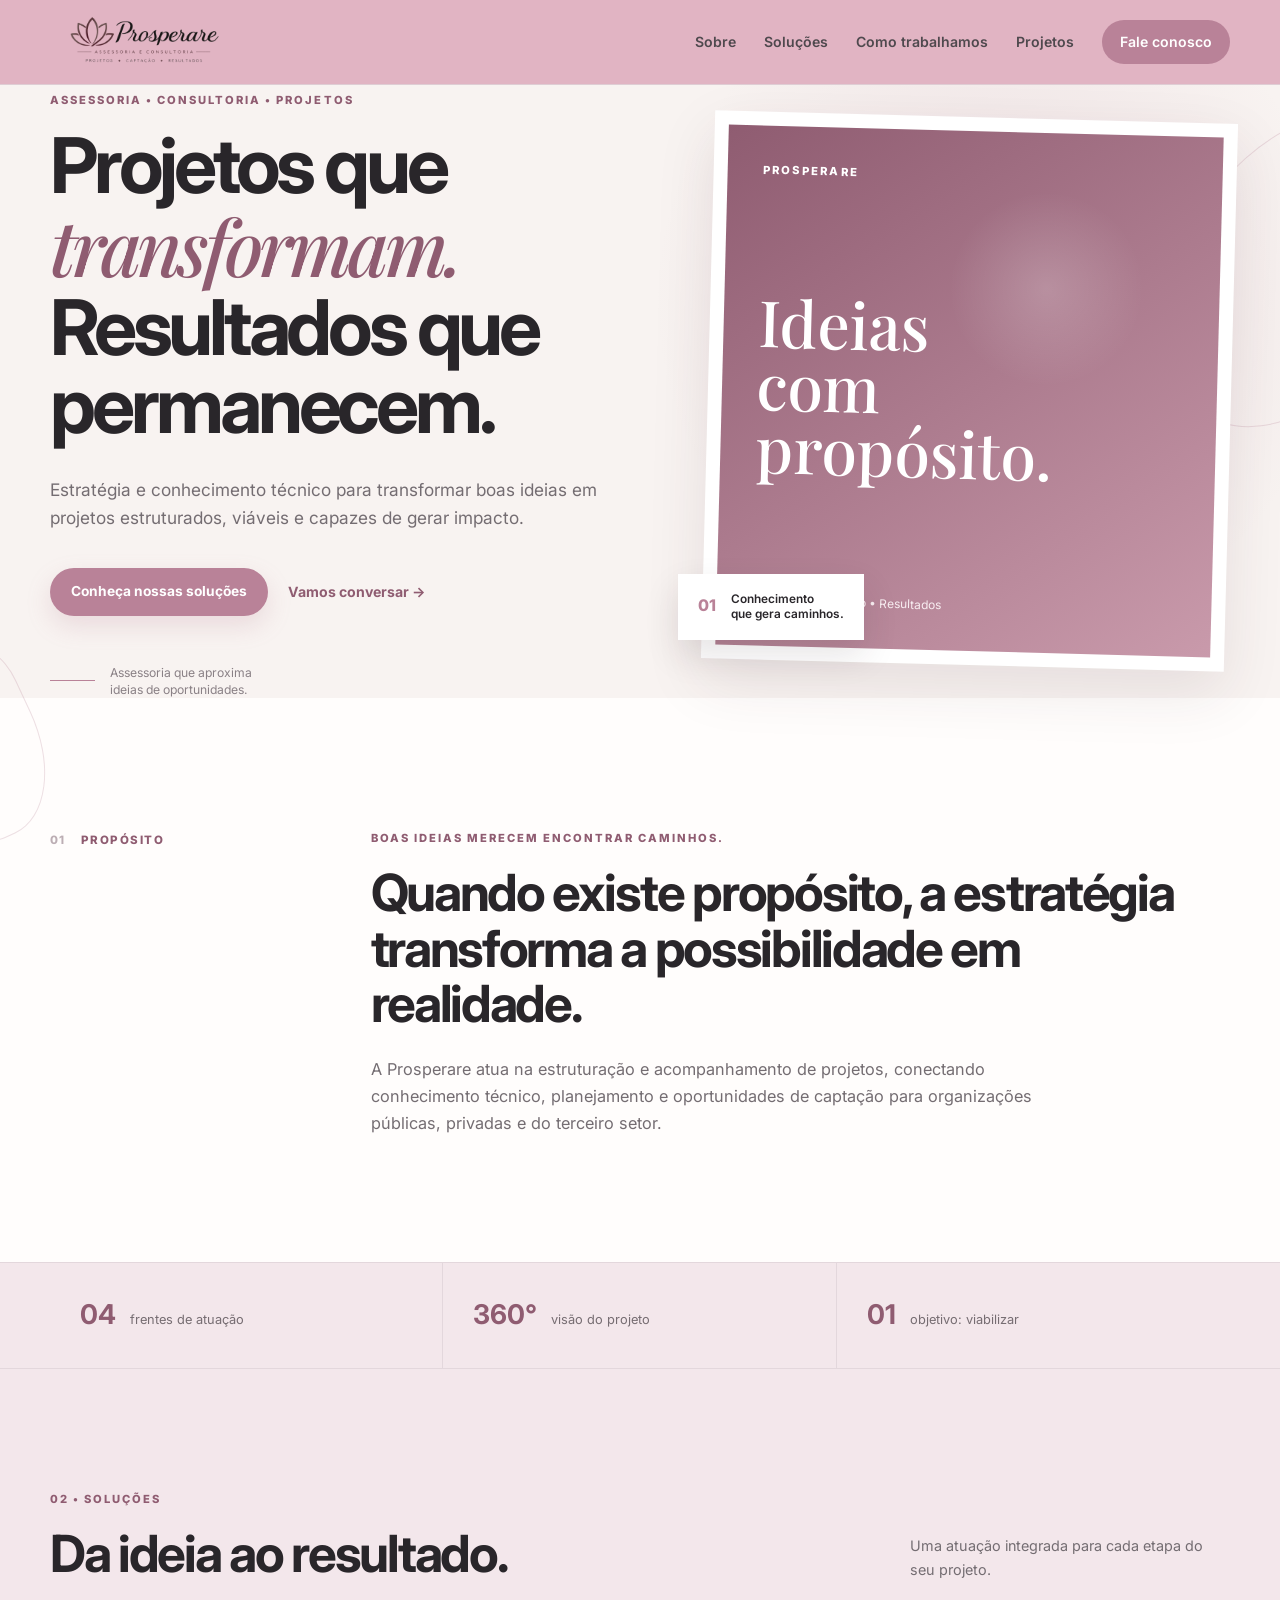
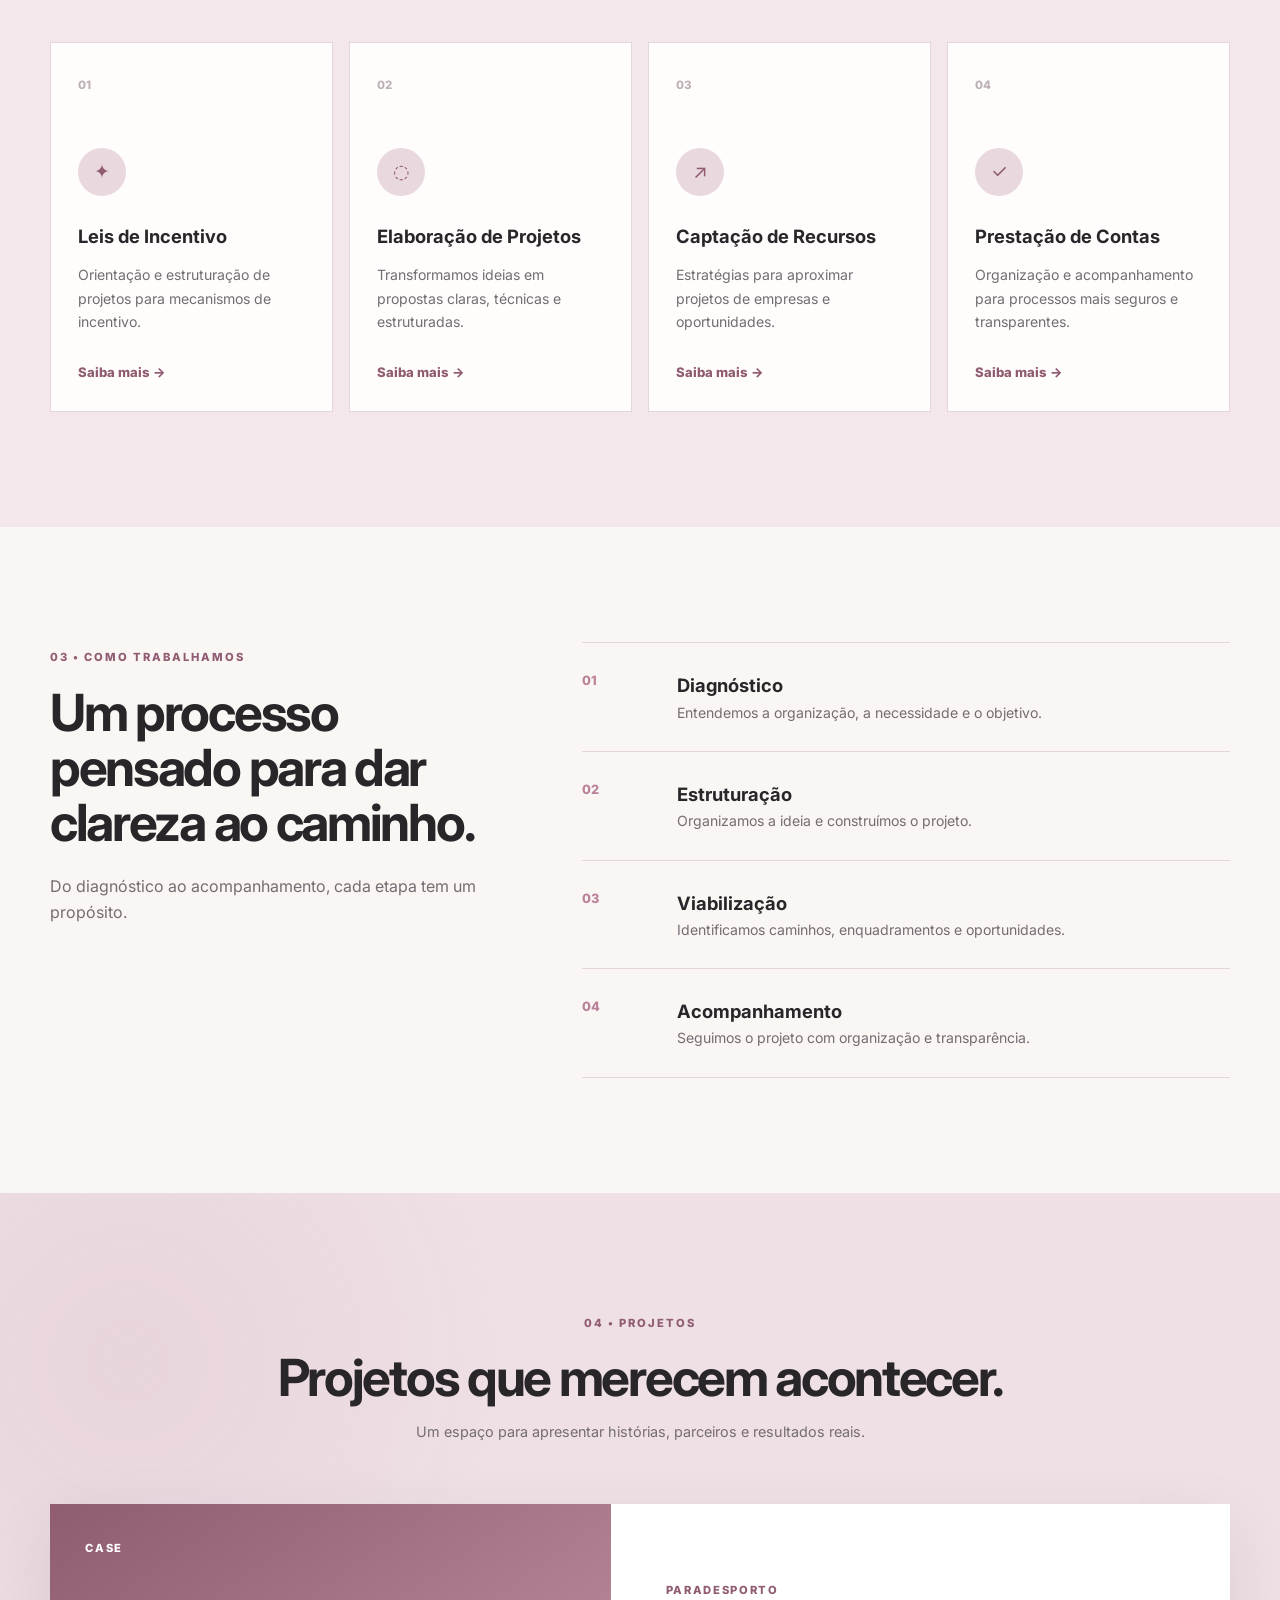
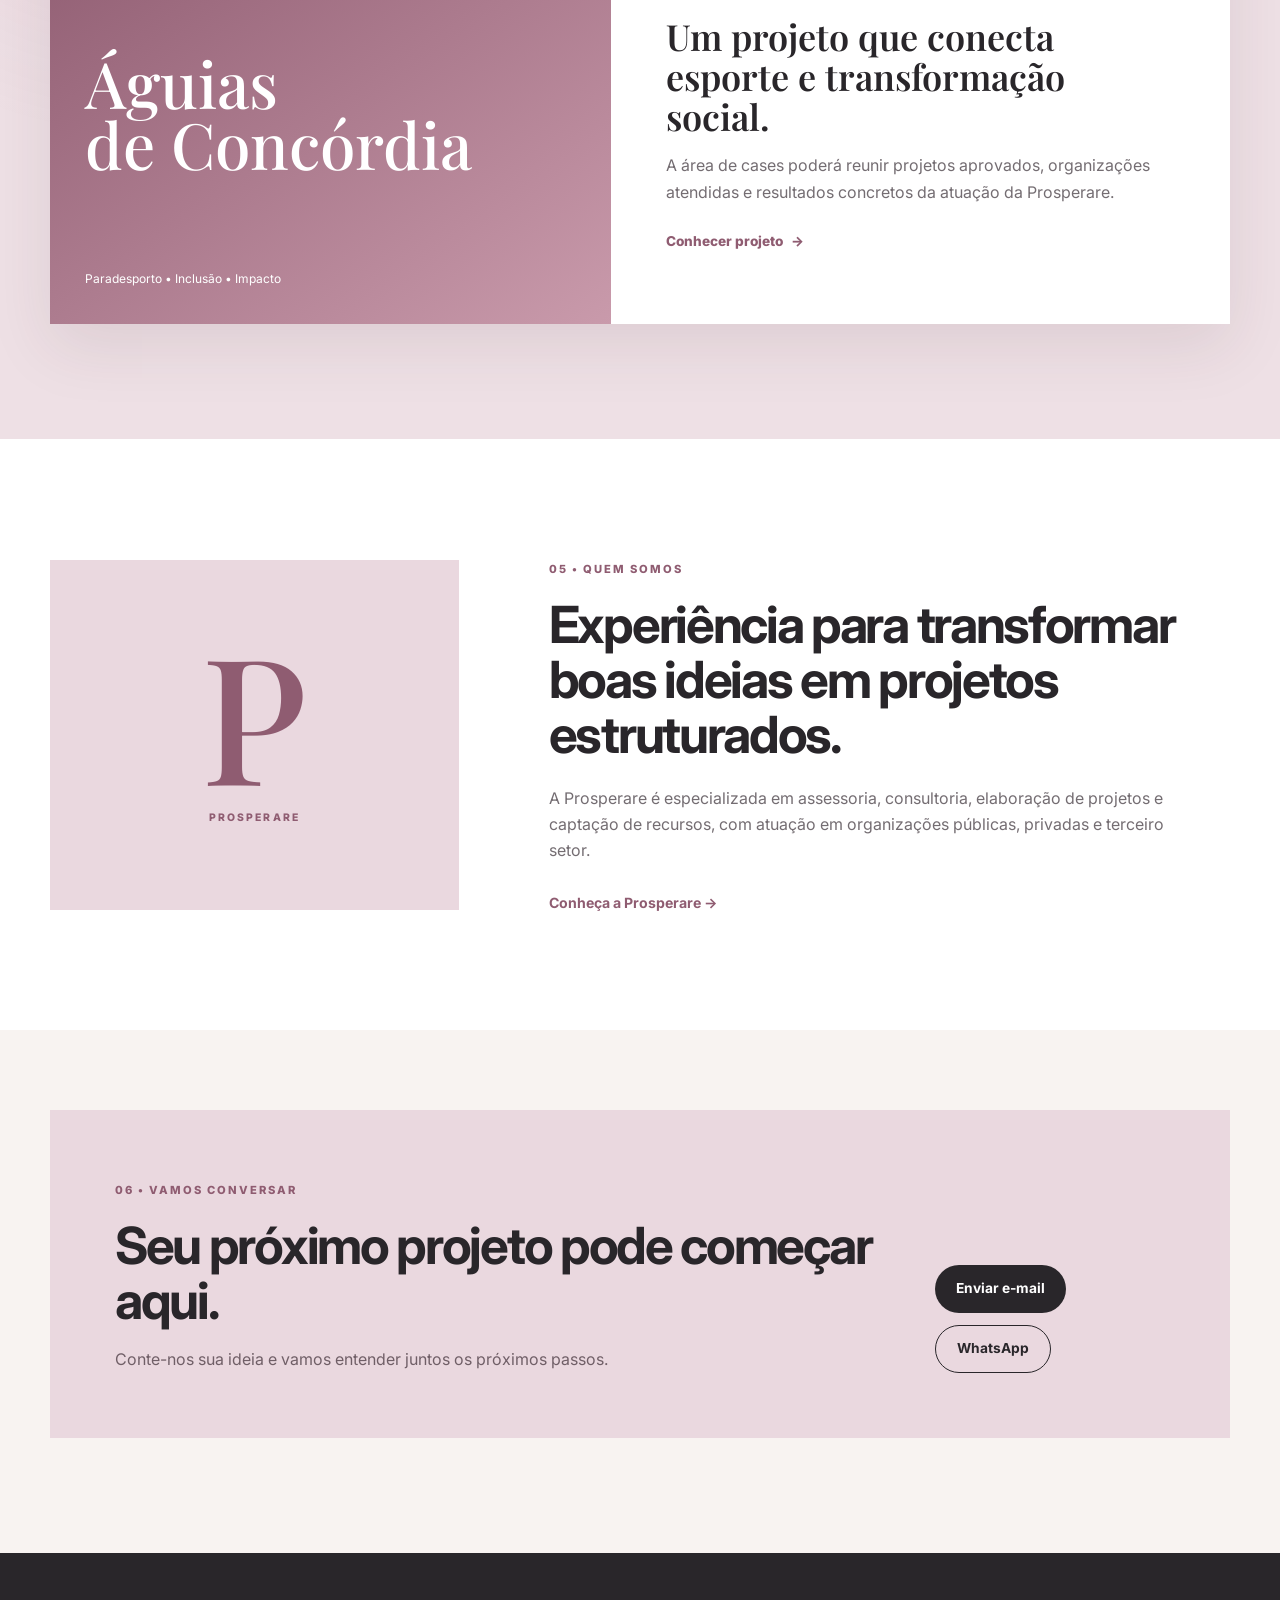
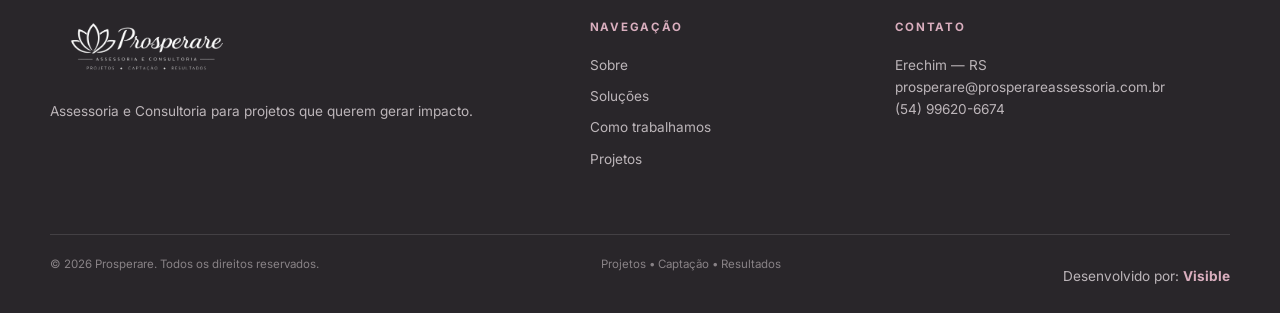
<file: index.html>
<!DOCTYPE html>
<html lang="pt-BR">

<head>
  <meta charset="UTF-8">
  <meta name="viewport" content="width=device-width, initial-scale=1.0">

  <meta name="description" content="Prosperare Assessoria e Consultoria — projetos, leis de incentivo, captação de recursos e prestação de contas.">
  <title>Prosperare | Assessoria e Consultoria</title>

  <link rel="icon" href="assets/2026_imgs/logo_prosperare_2026.png" type="image/png">

  <link rel="preconnect" href="https://fonts.googleapis.com">
  <link rel="preconnect" href="https://fonts.gstatic.com" crossorigin>
  <link href="https://fonts.googleapis.com/css2?family=Inter:wght@400;500;600;700&family=Playfair+Display:wght@500;600;700&display=swap" rel="stylesheet">

  <link rel="stylesheet" href="style.css">
</head>

<body>
  <header class="header">
    <div class="container header-inner">
      <a class="brand" href="#inicio" aria-label="Prosperare">
        <img src="assets/2026_imgs/logo_prosperare_web_legivel.png" alt="Prosperare Assessoria e Consultoria">
      </a>

      <button class="menu-toggle" type="button" aria-expanded="false" aria-controls="main-nav" aria-label="Abrir menu">
        <span></span><span></span><span></span>
      </button>

      <nav class="nav" id="main-nav" aria-label="Navegação principal">
        <a href="#sobre">Sobre</a>
        <a href="#solucoes">Soluções</a>
        <a href="#processo">Como trabalhamos</a>
        <a href="#projetos">Projetos</a>
        <a href="#contato" class="nav-button">Fale conosco</a>
      </nav>
    </div>
  </header>

  <main>
    <section class="hero" id="inicio">
      <div class="hero-petal petal-a" aria-hidden="true"></div>
      <div class="hero-petal petal-b" aria-hidden="true"></div>

      <div class="container hero-grid">
        <div class="hero-content reveal">
          <span class="eyebrow">ASSESSORIA • CONSULTORIA • PROJETOS</span>

          <h1>
            Projetos que <em>transformam.</em><br>
            Resultados que permanecem.
          </h1>

          <p class="hero-text">
            Estratégia e conhecimento técnico para transformar boas ideias
            em projetos estruturados, viáveis e capazes de gerar impacto.
          </p>

          <div class="hero-actions">
            <a href="#solucoes" class="btn btn-primary">Conheça nossas soluções</a>
            <a href="#contato" class="text-link">Vamos conversar <span>→</span></a>
          </div>

          <div class="hero-signature">
            <span></span>
            <p>Assessoria que aproxima<br>ideias de oportunidades.</p>
          </div>
        </div>

        <div class="hero-visual reveal">
          <div class="image-frame">
            <div class="image-placeholder">
              <span>PROSPERARE</span>
              <strong>Ideias<br>com propósito.</strong>
              <small>Projetos • Captação • Resultados</small>
            </div>
          </div>
          <div class="hero-caption">
            <span>01</span>
            <p>Conhecimento<br>que gera caminhos.</p>
          </div>
        </div>
      </div>
    </section>

    <section class="intro-section" id="sobre">
      <div class="container intro-grid">
        <div class="section-label reveal">
          <span>01</span>
          <p>PROPÓSITO</p>
        </div>

        <div class="intro-copy reveal">
          <span class="eyebrow">BOAS IDEIAS MERECEM ENCONTRAR CAMINHOS.</span>
          <h2>Quando existe propósito, a estratégia transforma a possibilidade em realidade.</h2>
          <p>
            A Prosperare atua na estruturação e acompanhamento de projetos,
            conectando conhecimento técnico, planejamento e oportunidades de
            captação para organizações públicas, privadas e do terceiro setor.
          </p>
        </div>
      </div>
    </section>

    <section class="numbers-section">
      <div class="container numbers">
        <div class="number-item">
          <strong>04</strong>
          <span>frentes de atuação</span>
        </div>
        <div class="number-item">
          <strong>360°</strong>
          <span>visão do projeto</span>
        </div>
        <div class="number-item">
          <strong>01</strong>
          <span>objetivo: viabilizar</span>
        </div>
      </div>
    </section>

    <section class="solutions-section section" id="solucoes">
      <div class="container">
        <div class="section-heading reveal">
          <div>
            <span class="eyebrow">02 • SOLUÇÕES</span>
            <h2>Da ideia ao resultado.</h2>
          </div>
          <p>Uma atuação integrada para cada etapa do seu projeto.</p>
        </div>

        <div class="solutions-grid">
          <article class="solution reveal">
            <span class="solution-number">01</span>
            <div class="solution-symbol">✦</div>
            <h3>Leis de Incentivo</h3>
            <p>Orientação e estruturação de projetos para mecanismos de incentivo.</p>
            <a href="#contato">Saiba mais <span>→</span></a>
          </article>

          <article class="solution reveal">
            <span class="solution-number">02</span>
            <div class="solution-symbol">◌</div>
            <h3>Elaboração de Projetos</h3>
            <p>Transformamos ideias em propostas claras, técnicas e estruturadas.</p>
            <a href="#contato">Saiba mais <span>→</span></a>
          </article>

          <article class="solution reveal">
            <span class="solution-number">03</span>
            <div class="solution-symbol">↗</div>
            <h3>Captação de Recursos</h3>
            <p>Estratégias para aproximar projetos de empresas e oportunidades.</p>
            <a href="#contato">Saiba mais <span>→</span></a>
          </article>

          <article class="solution reveal">
            <span class="solution-number">04</span>
            <div class="solution-symbol">✓</div>
            <h3>Prestação de Contas</h3>
            <p>Organização e acompanhamento para processos mais seguros e transparentes.</p>
            <a href="#contato">Saiba mais <span>→</span></a>
          </article>
        </div>
      </div>
    </section>

    <section class="process-section section" id="processo">
      <div class="container process-grid">
        <div class="process-title reveal">
          <span class="eyebrow">03 • COMO TRABALHAMOS</span>
          <h2>Um processo pensado para dar clareza ao caminho.</h2>
          <p>Do diagnóstico ao acompanhamento, cada etapa tem um propósito.</p>
        </div>

        <div class="process-list">
          <div class="process-step reveal">
            <span>01</span>
            <div>
              <h3>Diagnóstico</h3>
              <p>Entendemos a organização, a necessidade e o objetivo.</p>
            </div>
          </div>
          <div class="process-step reveal">
            <span>02</span>
            <div>
              <h3>Estruturação</h3>
              <p>Organizamos a ideia e construímos o projeto.</p>
            </div>
          </div>
          <div class="process-step reveal">
            <span>03</span>
            <div>
              <h3>Viabilização</h3>
              <p>Identificamos caminhos, enquadramentos e oportunidades.</p>
            </div>
          </div>
          <div class="process-step reveal">
            <span>04</span>
            <div>
              <h3>Acompanhamento</h3>
              <p>Seguimos o projeto com organização e transparência.</p>
            </div>
          </div>
        </div>
      </div>
    </section>

    <section class="projects-section section" id="projetos">
      <div class="container">
        <div class="section-heading centered reveal">
          <span class="eyebrow">04 • PROJETOS</span>
          <h2>Projetos que merecem acontecer.</h2>
          <p>Um espaço para apresentar histórias, parceiros e resultados reais.</p>
        </div>

        <article class="case reveal">
          <div class="case-image">
            <span>CASE</span>
            <strong>Águias<br>de Concórdia</strong>
            <small>Paradesporto • Inclusão • Impacto</small>
          </div>
          <div class="case-copy">
            <span class="case-tag">PARADESPORTO</span>
            <h3>Um projeto que conecta esporte e transformação social.</h3>
            <p>
              A área de cases poderá reunir projetos aprovados, organizações
              atendidas e resultados concretos da atuação da Prosperare.
            </p>
            <a class="case-link" href="https://rafaeldataanalytics.github.io/aguias-concordia/" target="_blank" rel="noopener noreferrer">
              Conhecer projeto <span>→</span>
            </a>
          </div>
        </article>
      </div>
    </section>

    <section class="about-section section">
      <div class="container about-grid">
        <div class="about-mark reveal">
          <span>P</span>
          <p>PROSPERARE</p>
        </div>
        <div class="about-copy reveal">
          <span class="eyebrow">05 • QUEM SOMOS</span>
          <h2>Experiência para transformar boas ideias em projetos estruturados.</h2>
          <p>
            A Prosperare é especializada em assessoria, consultoria,
            elaboração de projetos e captação de recursos, com atuação em
            organizações públicas, privadas e terceiro setor.
          </p>
          <a class="text-link" href="#contato">Conheça a Prosperare <span>→</span></a>
        </div>
      </div>
    </section>

    <section class="contact-section" id="contato">
      <div class="container contact-box reveal">
        <div>
          <span class="eyebrow">06 • VAMOS CONVERSAR</span>
          <h2>Seu próximo projeto pode começar aqui.</h2>
          <p>Conte-nos sua ideia e vamos entender juntos os próximos passos.</p>
        </div>
        <div class="contact-actions">
          <a class="btn btn-dark" href="mailto:prosperare@prosperareassessoria.com.br">Enviar e-mail</a>
          <a class="btn btn-outline" href="https://wa.me/5554996206674" target="_blank" rel="noopener noreferrer">WhatsApp</a>
        </div>
      </div>
    </section>
  </main>

  <footer class="footer">
    <div class="container footer-grid">
      <div>
        <img src="assets/2026_imgs/logo_prosperare_footer_legivel.png" class="footer-logo" alt="Prosperare">
        <p>Assessoria e Consultoria para projetos que querem gerar impacto.</p>
      </div>
      <div>
        <h3>Navegação</h3>
        <a href="#sobre">Sobre</a>
        <a href="#solucoes">Soluções</a>
        <a href="#processo">Como trabalhamos</a>
        <a href="#projetos">Projetos</a>
      </div>
      <div>
        <h3>Contato</h3>
        <p>Erechim — RS</p>
        <p>prosperare@prosperareassessoria.com.br</p>
        <p>(54) 99620-6674</p>
      </div>
    </div>
    <div class="container footer-bottom">
      <span>© 2026 Prosperare. Todos os direitos reservados.</span>
      <span>Projetos • Captação • Resultados</span>

      <p class="desenvolvido-por">
        Desenvolvido por:
        <a href="https://rafaeldataanalytics.github.io/visible-site/" target="_blank" rel="noopener noreferrer">
          Visible
        </a>
      </p>

    </div>
  </footer>

  <script src="script.js"></script>
</body>

</html>
</file>
<file: style.css>
/* =========================================================
   PROSPERARE 2.0 — FEMININA / EDITORIAL / SOFISTICADA
   ========================================================= */

:root {
  --rose: #b98298;
  --rose-dark: #8f5c71;
  --rose-soft: #ead8df;
  --rose-pale: #f3e7eb;

  --cream: #f8f3f1;
  --paper: #fffdfc;

  --ink: #29262a;
  --muted: #746d72;
  --line: #e3d7dc;

  --shadow: 0 22px 60px rgba(70, 40, 51, 0.1);
}

* {
  margin: 0;
  padding: 0;
  box-sizing: border-box;
}

html {
  scroll-behavior: smooth;
  scroll-padding-top: 85px;
}

body {
  font-family: "Inter", sans-serif;
  background: var(--cream);
  color: var(--ink);
  line-height: 1.65;
}

main {
  background: var(--line);
}

a {
  color: inherit;
  text-decoration: none;
}
img {
  display: block;
  max-width: 100%;
}

.container {
  width: min(1180px, calc(100% - 40px));
  margin-inline: auto;
}

.eyebrow {
  display: inline-block;
  color: var(--rose-dark);
  font-size: 0.7rem;
  font-weight: 800;
  letter-spacing: 0.18em;
  text-transform: uppercase;
  margin-bottom: 18px;
}

/* HEADER */
.header {
  position: sticky;
  top: 0;
  z-index: 1000;

  background: rgba(224, 176, 192, 0.94);
  backdrop-filter: blur(15px);

  border-bottom: 1px solid #dfcdd4;
}

.header-inner {
  min-height: 84px;
  display: flex;
  align-items: center;
  justify-content: space-between;
}

.brand img {
  width: 190px;
  filter: brightness(0.45) saturate(1.15);
}

.nav {
  display: flex;
  align-items: center;
  gap: 28px;
  font-size: 0.88rem;
  font-weight: 600;
}

.nav a:not(.nav-button) {
  position: relative;
  color: #4f494e;
}

.nav a:not(.nav-button)::after {
  content: "";
  position: absolute;
  left: 0;
  bottom: -7px;
  width: 0;
  height: 1px;
  background: var(--rose);
  transition: width 0.25s ease;
}

.nav a:hover {
  color: var(--rose-dark);
}
.nav a:hover::after {
  width: 100%;
}

.nav-button {
  padding: 10px 18px;
  background: var(--rose);
  color: white;
  border-radius: 999px;
  transition:
    transform 0.25s ease,
    background 0.25s ease;
}

.nav-button:hover {
  background: var(--rose-dark);
  transform: translateY(-2px);
}

.menu-toggle {
  display: none;
  border: 0;
  background: transparent;
  cursor: pointer;
}

.menu-toggle span {
  display: block;
  width: 26px;
  height: 2px;
  background: var(--ink);
  margin: 5px 0;
}

/* HERO */
.hero {
  background:
    radial-gradient(
      circle at 78% 35%,
      rgba(185, 130, 152, 0.18),
      transparent 32%
    ),
    #f8f3f1;
}

.hero-grid {
  display: grid;
  grid-template-columns: 1.05fr 0.95fr;
  gap: 80px;
  align-items: center;
}

.hero h1 {
  max-width: 750px;
  font-size: clamp(3rem, 6vw, 5.4rem);
  line-height: 1.02;
  letter-spacing: -0.055em;
  font-weight: 700;
}

.hero h1 em {
  color: var(--rose-dark);
  font-family: "Playfair Display", serif;
  font-weight: 500;
}

.hero-text {
  max-width: 610px;
  margin: 30px 0 35px;
  color: var(--muted);
  font-size: 1.08rem;
}

.hero-actions {
  display: flex;
  align-items: center;
  flex-wrap: wrap;
  gap: 20px;
}

.btn {
  display: inline-flex;
  align-items: center;
  justify-content: center;
  min-height: 48px;
  padding: 0 21px;
  border-radius: 999px;
  font-size: 0.86rem;
  font-weight: 700;
  transition:
    transform 0.25s ease,
    box-shadow 0.25s ease,
    background 0.25s ease;
}

.btn:hover {
  transform: translateY(-3px);
}

.btn-primary {
  background: var(--rose);
  color: white;
  box-shadow: 0 10px 25px rgba(185, 130, 152, 0.22);
}

.btn-primary:hover {
  background: var(--rose-dark);
  box-shadow: 0 15px 30px rgba(143, 92, 113, 0.22);
}

.btn-dark {
  background: var(--ink);
  color: white;
}
.btn-dark:hover {
  background: var(--rose-dark);
}

.btn-outline {
  border: 1px solid var(--ink);
  color: var(--ink);
}

.btn-outline:hover {
  background: var(--ink);
  color: white;
}

.text-link {
  color: var(--rose-dark);
  font-weight: 700;
  font-size: 0.88rem;
}

.text-link span,
.solution a span,
.case-link span {
  display: inline-block;
  transition: transform 0.25s ease;
}

.text-link:hover span,
.solution a:hover span,
.case-link:hover span {
  transform: translateX(5px);
}

.hero-signature {
  display: flex;
  align-items: center;
  gap: 15px;
  margin-top: 48px;
}

.hero-signature > span {
  width: 45px;
  height: 1px;
  background: var(--rose);
}

.hero-signature p {
  color: #8a8186;
  font-size: 0.76rem;
  line-height: 1.4;
}

/* HERO VISUAL */
.hero-visual {
  position: relative;
}

.image-frame {
  padding: 14px;
  background: white;
  box-shadow: var(--shadow);
  transform: rotate(1.5deg);
}

.image-placeholder {
  min-height: 520px;
  padding: 35px;
  display: flex;
  flex-direction: column;
  justify-content: space-between;
  color: white;
  background:
    radial-gradient(
      circle at 65% 30%,
      rgba(255, 255, 255, 0.18),
      transparent 20%
    ),
    linear-gradient(145deg, #8f5c71, #c99aab);
}

.image-placeholder span {
  font-size: 0.7rem;
  letter-spacing: 0.2em;
  font-weight: 800;
}

.image-placeholder strong {
  font:
    500 clamp(3rem, 5vw, 4.8rem)/0.98 "Playfair Display",
    serif;
}

.image-placeholder small {
  font-size: 0.75rem;
  color: #f8edf1;
}

.hero-caption {
  position: absolute;
  left: -30px;
  bottom: 25px;
  padding: 18px 20px;
  display: flex;
  gap: 15px;
  background: white;
  box-shadow: 0 15px 35px rgba(50, 30, 38, 0.12);
}

.hero-caption span {
  color: var(--rose);
  font-weight: 800;
}

.hero-caption p {
  font-size: 0.74rem;
  line-height: 1.3;
  font-weight: 600;
}

/* DECOR */
.hero-petal {
  position: absolute;
  border: 1px solid rgba(185, 130, 152, 0.25);
  border-radius: 70% 30% 60% 40%;
  transform: rotate(25deg);
}

.petal-a {
  width: 230px;
  height: 350px;
  right: -130px;
  top: 90px;
}

.petal-b {
  width: 120px;
  height: 190px;
  left: -80px;
  bottom: 60px;
  transform: rotate(-25deg);
}

/* INTRO */
.intro-section {
  padding: 125px 0;
  background: var(--paper);
}

.intro-grid {
  display: grid;
  grid-template-columns: 0.28fr 1fr;
  gap: 80px;
}

.section-label {
  padding-top: 8px;
  display: flex;
  gap: 15px;
  color: var(--rose-dark);
  font-size: 0.72rem;
  font-weight: 800;
  letter-spacing: 0.13em;
}

.section-label span {
  color: #bcaeb4;
}

.intro-copy {
  max-width: 850px;
}

.intro-copy h2,
.section-heading h2,
.process-title h2,
.about-copy h2,
.contact-box h2 {
  font-size: clamp(2.3rem, 4vw, 4rem);
  line-height: 1.08;
  letter-spacing: -0.045em;
}

.intro-copy p {
  max-width: 700px;
  margin-top: 25px;
  color: var(--muted);
  font-size: 1.02rem;
}

/* NUMBERS */
.numbers-section {
  background: var(--rose-pale);
  border-block: 1px solid var(--line);
}

.numbers {
  display: grid;
  grid-template-columns: repeat(3, 1fr);
}

.number-item {
  padding: 30px;
  display: flex;
  align-items: baseline;
  gap: 14px;
  border-right: 1px solid var(--line);
}

.number-item:last-child {
  border-right: 0;
}

.number-item strong {
  color: var(--rose-dark);
  font-size: 1.7rem;
}

.number-item span {
  color: #766d72;
  font-size: 0.8rem;
}

/* SOLUTIONS */
.section {
  padding: 115px 0;
}

.solutions-section {
  position: relative;
  background: #f3e7eb;
}

.section-heading {
  display: flex;
  justify-content: space-between;
  align-items: end;
  gap: 50px;
}

.section-heading > p {
  max-width: 320px;
  color: var(--muted);
  font-size: 0.9rem;
}

.solutions-grid {
  margin-top: 60px;
  display: grid;
  grid-template-columns: repeat(4, 1fr);
  gap: 16px;
}

.solution {
  min-height: 365px;
  padding: 27px;
  background: var(--paper);
  border: 1px solid var(--line);

  transition:
    transform 0.3s ease,
    box-shadow 0.3s ease,
    border-color 0.3s ease;
}

.solution:hover {
  transform: translateY(-8px);
  border-color: #cfacba;
  box-shadow: var(--shadow);
}

.solution-number {
  color: #bdb1b6;
  font-size: 0.72rem;
  font-weight: 800;
}

.solution-symbol {
  width: 48px;
  height: 48px;
  margin: 52px 0 25px;
  display: grid;
  place-items: center;
  border-radius: 50%;
  background: var(--rose-soft);
  color: var(--rose-dark);
  font-size: 1.2rem;
}

.solution h3 {
  font-size: 1.15rem;
}
.solution p {
  margin: 12px 0 25px;
  color: var(--muted);
  font-size: 0.88rem;
}
.solution a {
  color: var(--rose-dark);
  font-size: 0.82rem;
  font-weight: 800;
}

/* PROCESS */
.process-section {
  background: #faf6f4;
}

.process-grid {
  display: grid;
  grid-template-columns: 0.8fr 1.2fr;
  gap: 100px;
}

.process-title p {
  margin-top: 22px;
  max-width: 450px;
  color: var(--muted);
}

.process-list {
  border-top: 1px solid var(--line);
}

.process-step {
  display: grid;
  grid-template-columns: 75px 1fr;
  gap: 20px;
  padding: 27px 0;
  border-bottom: 1px solid var(--line);
  transition: padding-left 0.25s ease;
}

.process-step:hover {
  padding-left: 10px;
}
.process-step > span {
  color: var(--rose);
  font-weight: 800;
  font-size: 0.8rem;
}
.process-step h3 {
  font-size: 1.15rem;
}
.process-step p {
  color: var(--muted);
  font-size: 0.88rem;
}

/* PROJECT */
.projects-section {
  position: relative;
  background:
    radial-gradient(
      circle at 10% 20%,
      rgba(185, 130, 152, 0.12),
      transparent 28%
    ),
    #eee0e5;
}

.centered {
  text-align: center;
  display: block;
}
.centered p {
  max-width: 560px;
  margin: 15px auto 0;
}

.case {
  margin-top: 60px;
  display: grid;
  grid-template-columns: 0.95fr 1.05fr;
  background: white;
  box-shadow: var(--shadow);
}

.case-image {
  min-height: 420px;
  padding: 35px;
  display: flex;
  flex-direction: column;
  justify-content: space-between;
  color: white;
  background: linear-gradient(145deg, #8f5c71, #c99aab);
}

.case-image span {
  font-size: 0.7rem;
  letter-spacing: 0.16em;
  font-weight: 800;
}

.case-image strong {
  font:
    500 clamp(2.8rem, 5vw, 4.5rem)/0.95 "Playfair Display",
    serif;
}

.case-image small {
  font-size: 0.75rem;
}

.case-copy {
  padding: 55px;
  align-self: center;
}

.case-tag {
  color: var(--rose-dark);
  font-size: 0.7rem;
  font-weight: 800;
  letter-spacing: 0.15em;
}

.case-copy h3 {
  margin: 16px 0;
  max-width: 550px;
  font:
    600 2.25rem/1.1 "Playfair Display",
    serif;
}

.case-copy p {
  max-width: 520px;
  color: var(--muted);
}
.case-link {
  display: inline-flex;
  gap: 8px;
  margin-top: 25px;
  color: var(--rose-dark);
  font-size: 0.85rem;
  font-weight: 800;
}

/* ABOUT */
.about-section {
  background: white;
}

.about-grid {
  display: grid;
  grid-template-columns: 0.75fr 1.25fr;
  gap: 90px;
  align-items: center;
}

.about-mark {
  min-height: 350px;
  display: grid;
  place-items: center;
  align-content: center;
  background: var(--rose-soft);
  color: var(--rose-dark);
}

.about-mark span {
  font:
    500 11rem/0.8 "Playfair Display",
    serif;
}

.about-mark p {
  margin-top: 25px;
  font-size: 0.65rem;
  letter-spacing: 0.2em;
  font-weight: 800;
}

.about-copy p {
  max-width: 620px;
  margin: 22px 0 25px;
  color: var(--muted);
}

/* CONTACT */
.contact-section {
  padding: 80px 0 115px;
  background: var(--cream);
}

.contact-box {
  padding: 65px;
  display: flex;
  align-items: end;
  justify-content: space-between;
  gap: 50px;
  background: var(--rose-soft);
}

.contact-box p {
  margin-top: 18px;
  color: #705f67;
}
.contact-actions {
  display: flex;
  flex-wrap: wrap;
  gap: 12px;
}

/* FOOTER */
.footer {
  padding: 65px 0 25px;
  background: #29262a;
  color: white;
}

.footer-grid {
  display: grid;
  grid-template-columns: 1.4fr 0.7fr 1fr;
  gap: 70px;
}

.footer-logo {
  width: 195px;
  margin-bottom: 20px;
  filter: brightness(0) invert(1);
}

.footer p,
.footer a {
  color: #bcb5b9;
  font-size: 0.85rem;
}

.footer h3 {
  margin-bottom: 17px;
  color: #d9aebe;
  font-size: 0.72rem;
  text-transform: uppercase;
  letter-spacing: 0.15em;
}

.footer-grid > div:nth-child(2) a {
  display: block;
  margin-bottom: 9px;
}

.footer-bottom {
  margin-top: 55px;
  padding-top: 20px;
  display: flex;
  justify-content: space-between;
  gap: 20px;
  border-top: 1px solid rgba(255, 255, 255, 0.12);
  color: #888286;
  font-size: 0.72rem;
}

.footer a:hover {
  color: var(--rose-dark);
}
.footer a:hover::after {
  width: 100%;
}

/* REVEAL */
.reveal {
  opacity: 0;
  transform: translateY(25px);
  transition:
    opacity 0.75s ease,
    transform 0.75s ease;
}

.reveal.visible {
  opacity: 1;
  transform: translateY(0);
}

/* RESPONSIVE */
@media (max-width: 980px) {
  .hero-grid,
  .intro-grid,
  .process-grid,
  .about-grid {
    grid-template-columns: 1fr;
    gap: 50px;
  }

  .solutions-grid {
    grid-template-columns: repeat(2, 1fr);
  }

  .hero-visual {
    max-width: 650px;
    margin-inline: auto;
    width: 100%;
  }

  .case {
    grid-template-columns: 1fr;
  }

  .contact-box {
    align-items: flex-start;
    flex-direction: column;
  }

  .footer-grid {
    grid-template-columns: 1fr 1fr;
  }
}

@media (max-width: 760px) {
  .container {
    width: min(100% - 28px, 1180px);
  }

  .header-inner {
    min-height: 72px;
  }
  .brand img {
    width: 155px;
  }

  .menu-toggle {
    display: block;
  }

  .nav {
    display: none;
    position: absolute;
    left: 14px;
    right: 14px;
    top: 72px;
    padding: 17px;
    flex-direction: column;
    align-items: stretch;
    background: white;
    border: 1px solid var(--line);
    box-shadow: var(--shadow);
  }

  .nav.active {
    display: flex;
  }
  .nav a {
    padding: 9px 4px;
  }
  .nav-button {
    text-align: center;
  }

  .hero {
    padding: 65px 0 70px;
  }
  .hero h1 {
    font-size: clamp(2.7rem, 13vw, 4.2rem);
  }
  .image-placeholder {
    min-height: 390px;
  }

  .section {
    padding: 80px 0;
  }

  .section-heading {
    display: block;
  }
  .section-heading > p {
    margin-top: 18px;
  }

  .solutions-grid {
    grid-template-columns: 1fr;
  }

  .numbers {
    grid-template-columns: 1fr;
  }
  .number-item {
    border-right: 0;
    border-bottom: 1px solid var(--line);
  }
  .number-item:last-child {
    border-bottom: 0;
  }

  .case-copy {
    padding: 35px 25px;
  }
  .case-copy h3 {
    font-size: 1.9rem;
  }

  .contact-box {
    padding: 38px 25px;
  }

  .footer-grid {
    grid-template-columns: 1fr;
    gap: 38px;
  }
  .footer-bottom {
    flex-direction: column;
    margin-top: 40px;
  }
}

@media (prefers-reduced-motion: reduce) {
  html {
    scroll-behavior: auto;
  }
  *,
  *::before,
  *::after {
    transition-duration: 0.01ms !important;
    animation-duration: 0.01ms !important;
  }
  .reveal {
    opacity: 1;
    transform: none;
  }
}

.desenvolvido-por {
  margin-top: 10px;
  font-size: 0.8rem;
  color: #888286;
}

.desenvolvido-por a {
  color: #d9aebe;
  font-weight: 700;
  text-decoration: none;
  transition: color 0.2s ease;
}

.desenvolvido-por a:hover {
  color: #ffffff;
}
</file>
